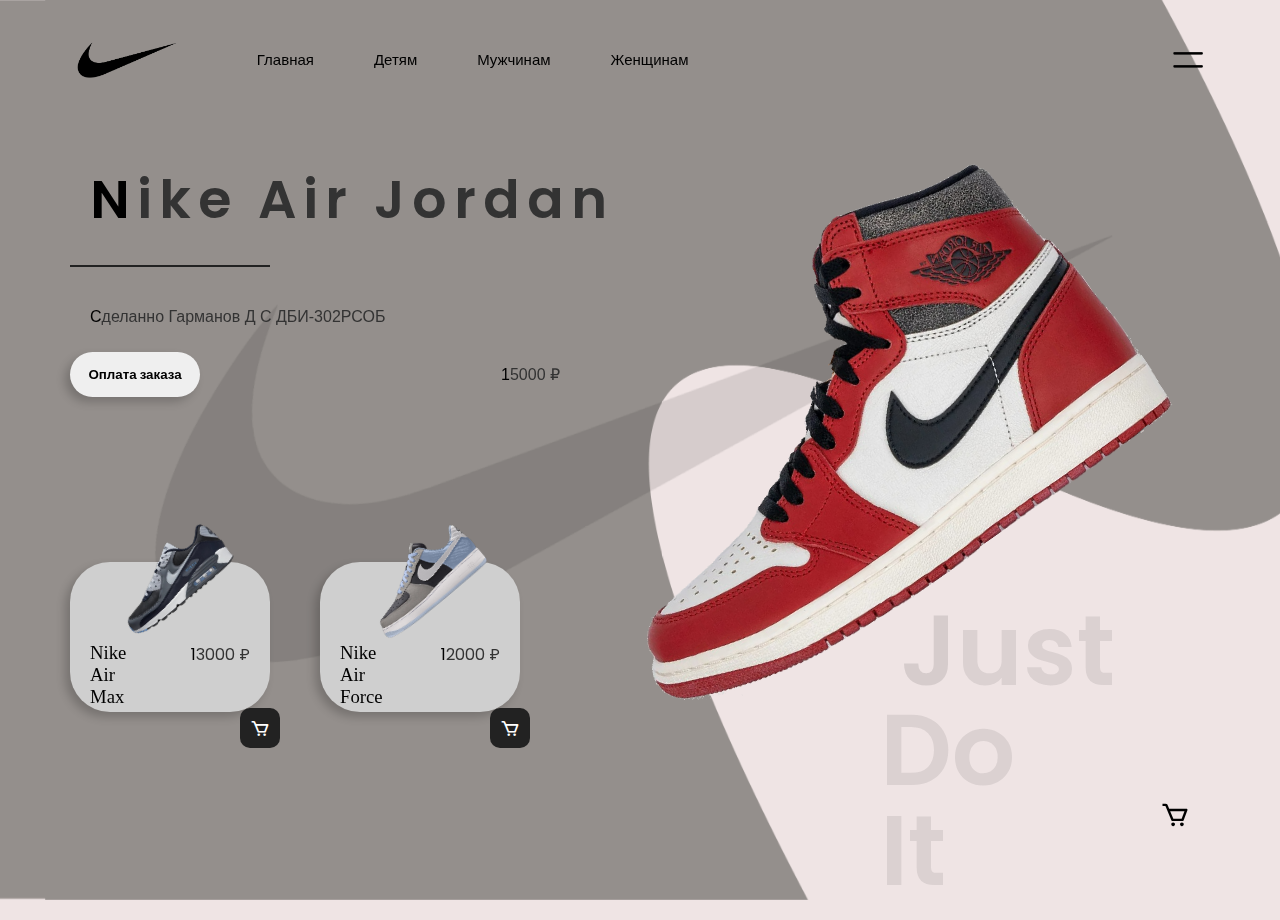
<file: index.html>
<!DOCTYPE html>
<html lang="ru">
<head>
    <meta charset="UTF-8">
    <meta name="viewport" content="width=device-width, initial-scale=1.0">
    <title>Nike Shoes страница Гарманов ДБИ-302РСОБ</title>
    <link href='https://unpkg.com/boxicons@2.1.4/css/boxicons.min.css' rel='stylesheet'>
    <link rel="stylesheet" href="style.css">
</head>
<body>
<div class="body_items">
    <div class="item_1">
        <img src="images/6.png" alt="">
    </div>
    <div class="item_2">
        <img src="images/logo.png" alt="">
    </div>
    <div class="just_do_it">
        <p>Just
            Do
            It
        </p>
    </div>
</div>
<div class="container">
    <nav>
        <div class="left_nav">
            <div class="nav_logo">
                <img src="images/logo.png" alt="">
            </div>
            <div class="nav_menu">
                <ul>
                    <li>
                        <a href="index.html" class="link">Главная</a>
                        <div class="link_border"></div>
                    </li>
                    <li>
                        <a href="kids.html" class="link">Детям</a>
                        <div class="link_border"></div>
                    </li>
                    <li>
                        <a href="mens.html" class="link">Мужчинам</a>
                        <div class="link_border"></div>
                    </li>
                    <li>
                        <a href="womens.html" class="link">Женщинам</a>
                        <div class="link_border"></div>
                    </li>

                </ul>
            </div>
        </div>
        <div class="right_nav">
            <div class="nav_cart_box">
                <i class="bx bx-cart"></i>
            </div>
            <div class="dropdown">
                <div class="menu_bars" onclick="myMenuFunction()">
                    <div class="menu_bars_btn">
                        <img src="images/bar.png" class="bar_1">
                        <img src="images/bar.png" class="bar_2">
                    </div>
                    <div class="nav_dropdown_menu" id="navDropdownMenu">
                        <ul>
                            <li>
                                <a href="#" class="link">Главная</a>
                                <div class="link_border"></div>
                            </li>
                            <li>
                                <a href="#" class="link">Для Детей</a>
                                <div class="link_border"></div>
                            </li>
                            <li>
                                <a href="#" class="link">Мужчинам</a>
                                <div class="link_border"></div>
                            </li>
                            <li>
                                <a href="#" class="link">Женское</a>
                                <div class="link_border"></div>
                            </li>
                        </ul>
                    </div>
                </div>
            </div>
        </div>
    </nav>
    <div class="main">
        <div class="left_col">
            <div class="shoe_title">
                <p>Nike Air Jordan</p>
            </div>
            <div class="line">
                <hr>
            </div>
            <div class="shoe_description">
                <p>Сделанно Гарманов Д С ДБИ-302РСОБ</p>
            </div>
            <div class="cart">
                <button class="cart_btn">Оплата заказа</button>
                <p class="price">15000 ₽</p>
            </div>

            <div class="shop_box">
                <div class="shop_item_container">
                    <div class="shoe_img_box">
                        <img src="images/2.png" class="shoe_img">
                    </div>
                    <div class="shoe_name_price">
                        <h3>Nike Air Max</h3>
                        <p>13000 ₽</p>
                    </div>
                    <div class="add_to_shop">
                        <i class="bx bx-cart"></i>
                    </div>
                </div>
                <div class="shop_item_container">
                    <div class="shoe_img_box">
                        <img src="images/3.png" class="shoe_img">
                    </div>
                    <div class="shoe_name_price">
                        <h3>Nike Air Force</h3>
                        <p>12000 ₽</p>
                    </div>
                    <div class="add_to_shop">
                        <i class="bx bx-cart"></i>
                    </div>
                </div>
            </div>
        </div>
        <div class="right_col">
            <img src="images/1.png" class="featured_img" alt="">
            <div class="shopping_cart_btn">
                <i class="bx bx-cart"></i>
            </div>
        </div>
    </div>
</div>


<script>


    function myMenuFunction() {
        var i = document.getElementById("navDropdownMenu");

        if(i.className === "nav_dropdown_menu") {
            i.className += " responsive";
        } else {
            i.className = "nav_dropdown_menu";
        }
    }

</script>

</body>
</html>
</file>
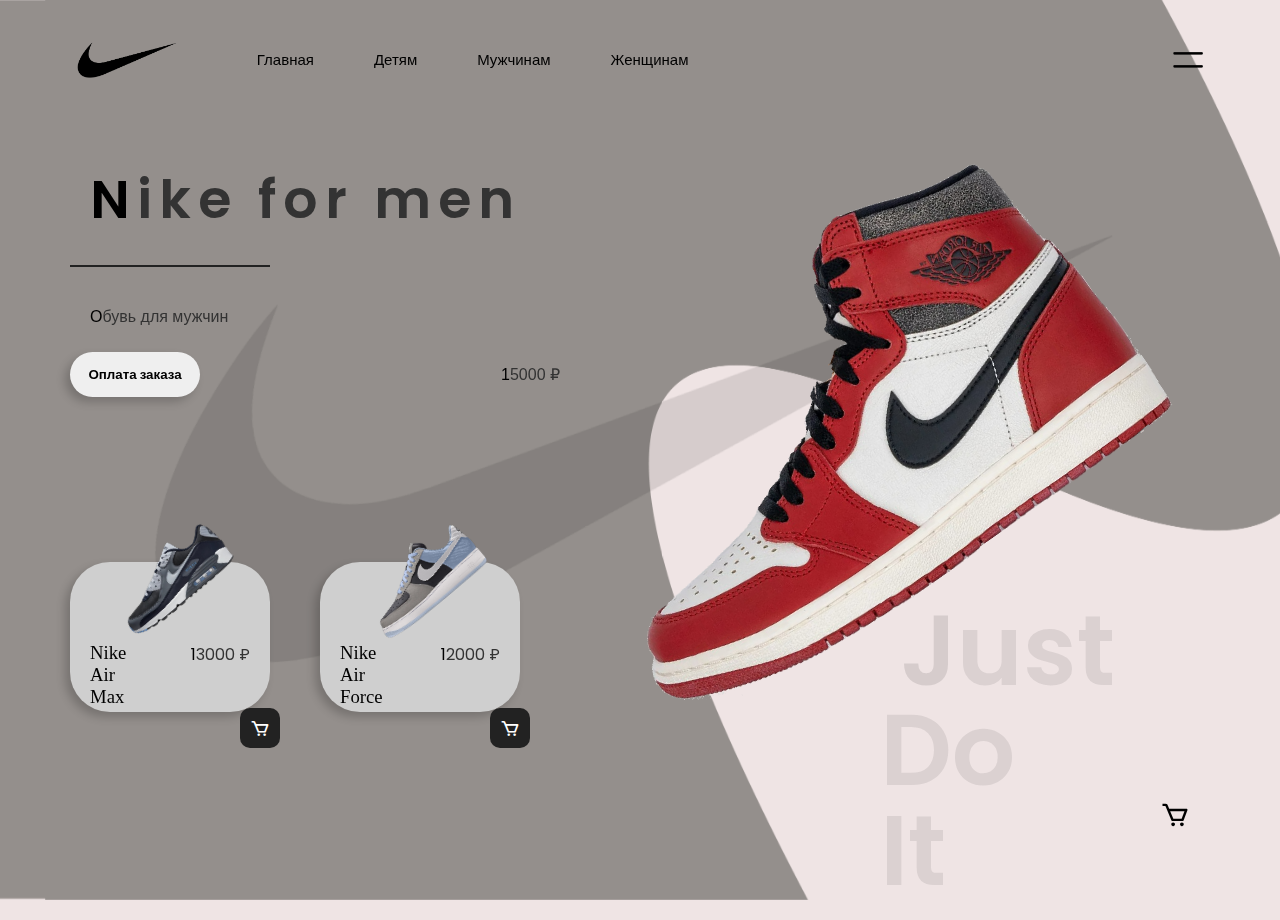
<file: mens.html>
<!DOCTYPE html>
<html lang="ru">
<head>
    <meta charset="UTF-8">
    <meta name="viewport" content="width=device-width, initial-scale=1.0">
    <title>Nike Shoes - Мужская коллекция</title>
    <link href="https://unpkg.com/boxicons@2.1.4/css/boxicons.min.css" rel="stylesheet">
    <link rel="stylesheet" href="style.css">
</head>
<body>
<div class="body_items">
    <div class="item_1">
        <img src="images/6.png" alt="">
    </div>
    <div class="item_2">
        <img src="images/logo.png" alt="">
    </div>
    <div class="just_do_it">
        <p>Just Do It</p>
    </div>
</div>
<div class="container">
    <nav>
        <div class="left_nav">
            <div class="nav_logo">
                <img src="images/logo.png" alt="">
            </div>
            <div class="nav_menu">
                <ul>
                    <li>
                        <a href="index.html" class="link">Главная</a>
                        <div class="link_border"></div>
                    </li>
                    <li>
                        <a href="kids.html" class="link">Детям</a>
                        <div class="link_border"></div>
                    </li>
                    <li>
                        <a href="mens.html" class="link">Мужчинам</a>
                        <div class="link_border"></div>
                    </li>
                    <li>
                        <a href="womens.html" class="link">Женщинам</a>
                        <div class="link_border"></div>
                    </li>
                </ul>
            </div>
        </div>
        <div class="right_nav">
            <div class="nav_cart_box">
                <i class="bx bx-cart"></i>
            </div>
            <div class="dropdown">
                <div class="menu_bars" onclick="myMenuFunction()">
                    <div class="menu_bars_btn">
                        <img src="images/bar.png" class="bar_1">
                        <img src="images/bar.png" class="bar_2">
                    </div>
                    <div class="nav_dropdown_menu" id="navDropdownMenu">
                        <ul>
                            <li>
                                <a href="index.html" class="link">Главная</a>
                                <div class="link_border"></div>
                            </li>
                            <li>
                                <a href="kids.html" class="link">Для Детей</a>
                                <div class="link_border"></div>
                            </li>
                            <li>
                                <a href="mens.html" class="link">Мужчинам</a>
                                <div class="link_border"></div>
                            </li>
                            <li>
                                <a href="womens.html" class="link">Женское</a>
                                <div class="link_border"></div>
                            </li>
                        </ul>
                    </div>
                </div>
            </div>
        </div>
    </nav>
    <div class="main">
        <div class="left_col">
            <div class="shoe_title">
                <p>Nike for men</p>
            </div>
            <div class="line">
                <hr>
            </div>
            <div class="shoe_description">
                <p>Обувь для мужчин</p>
            </div>
            <div class="cart">
                <button class="cart_btn">Оплата заказа</button>
                <p class="price">15000 ₽</p>
            </div>
            <div class="shop_box">
                <div class="shop_item_container">
                    <div class="shoe_img_box">
                        <img src="images/2.png" class="shoe_img" alt="Nike Air Max">
                    </div>
                    <div class="shoe_name_price">
                        <h3>Nike Air Max</h3>
                        <p>13000 ₽</p>
                    </div>
                    <div class="add_to_shop">
                        <i class="bx bx-cart"></i>
                    </div>
                </div>
                <div class="shop_item_container">
                    <div class="shoe_img_box">
                        <img src="images/3.png" class="shoe_img" alt="Nike Air Force">
                    </div>
                    <div class="shoe_name_price">
                        <h3>Nike Air Force</h3>
                        <p>12000 ₽</p>
                    </div>
                    <div class="add_to_shop">
                        <i class="bx bx-cart"></i>
                    </div>
                </div>
            </div>
        </div>
        <div class="right_col">
            <img src="images/1.png" class="featured_img" alt="Featured Nike Product">
            <div class="shopping_cart_btn">
                <i class="bx bx-cart"></i>
            </div>
        </div>
    </div>
</div>

<script>
    function myMenuFunction() {
        var i = document.getElementById("navDropdownMenu");
        if(i.className === "nav_dropdown_menu") {
            i.className += " responsive";
        } else {
            i.className = "nav_dropdown_menu";
        }
    }
</script>
</body>
</html>
</file>
<file: style.css>
/* Poppins Font*/
@import url('https://fonts.googleapis.com/css2?family=Poppins:wght@400;500;600;700&display=swap');

/* Общие настройки */
* {
    margin: 0;
    padding: 0;
    box-sizing: border-box;
    font-family: 'Poppins', sans-serif; /* Основное семейство шрифтов */
}

/* Настройки для body */
body {
    background-color: #efe4e4; /* Цвет фона */
    font-size: 16px; /* Размер шрифта по умолчанию */
    color: #000; /* Цвет шрифта по умолчанию */
}

/* Параметры для всех абзацев (p) */
p {
    text-align: justify; /* Выравнивание абзаца */
    text-indent: 20px; /* Отступ первой строки */
    font-size: 1rem; /* Размер шрифта для абзацев */
    color: #333; /* Цвет шрифта для абзацев */
}

p::first-letter {
    color: #000; /* Цвет первой буквы */
}

/* Стилизация ссылок */
a {
    color: #000; /* Цвет ссылки по умолчанию */
    text-decoration: none; /* Оформление ссылки без подчеркивания */
}

a:visited {
    color: #555; /* Цвет посещенной ссылки */
}

a:active {
    color: #ff0000; /* Цвет активной ссылки */
}

a:hover {
    color: #007bff; /* Цвет ссылки при наведении */
}

/* Остальные стили остаются без изменений */
nav {
    position: relative;
    display: flex;
    justify-content: space-between;
    align-items: center;
    padding: 0 6vw;
    height: 120px;
    line-height: 120px;
    z-index: 100;
}

.left_nav {
    display: flex;
    gap: 50px;
}
*{
    margin: 0;
    padding: 0;
    box-sizing: border-box;
    font-family: 'Poppins', sans-serif;
}
body{
    background: #efe4e4;
}
nav{
    position: relative;
    display: flex;
    justify-content: space-between;
    align-items: center;
    padding: 0 6vw;
    height: 120px;
    line-height: 120px;
    z-index: 100;
}
.left_nav{
    display: flex;
    gap: 50px;
}
.nav_logo{
    display: flex;
    align-items: center;
}
.nav_logo img{
    width: 100px;
}
.nav_menu ul{
    display: flex;
    flex-direction: row;
}
ul li{
    position: relative;
    list-style: none;
    margin: 0 30px;
}
.link{
    text-decoration: none;
    padding: 10px 0;
    color: #000;
    font-size: 15px;
    font-weight: 500;
}
.nav_menu .link_border{
    height: 1px;
    width: 0;
    position: absolute;
    bottom: 43px;
    left: 0;
    background: #000;
    transition: .4s ease-in-out;
}
.nav_menu ul li a:hover ~ .link_border{
    width: 30px;
}
.nav_dropdown_menu{
    display: none;
}
.right_nav{
    display: flex;
    gap: 50px;
}
.nav_cart_box{
    display: none;
}
.menu_bars{
    display: flex;
    align-items: center;
}
.menu_bars_btn{
    display: flex;
    flex-direction: column;
    gap: 10px;
    padding: 10px 0;
    cursor: pointer;
}
.menu_bars_btn img{
    width: 30px;
}
.bar_1, .bar_2{
    transition: .3s ease-in-out;
}
.menu_bars_btn:hover .bar_1{
    margin-left: 5px;
}
.menu_bars_btn:hover .bar_2{
    margin-right: 10px;
}

/* BODY ITEMS */
.item_1 img{
    position: fixed;
    top: 0;
    height: 100vh;
    z-index: 10;
}
.item_2 img{
    position: fixed;
    left: 50%;
    top: 50%;
    opacity: 0.1;
    transform: translate(-50%, -50%) rotate(-5deg);
    max-width: 1000px;
    width: 100%;
    z-index: 20;
}
.just_do_it p{
    position: absolute;
    top: 50%;
    right: 100px;
    transform: translate(-50%,50%);
    width: 200px;
    line-height: 100px;
    font-size: 100px;
    font-weight: 600;
    opacity: 0.1;
    z-index: 100;
}
.main{
    position: relative;
    display: flex;
    z-index: 100;
}
.left_col{
    width: 50%;
    padding-left: 70px;
    padding-top: 40px;
}
.left_col .shoe_title p{
    font-size: 4.2vw;
    font-weight: 600;
    letter-spacing: 7px;
}
.line hr{
    border: 1px solid #222;
    width: 200px;
    margin: 25px 0 35px 0;
}
.left_col .shoe_description p{
    font-family: 'Cascadia Code',sans-serif;
    font-weight: 300;
    line-height: 30px;
}
.cart{
    display: flex;
    justify-content: space-between;
    align-items: center;
    margin: 20px 80px 0 0;
}
.cart_btn{
    font-weight: 600;
    width: 130px;
    height: 45px;
    border-radius: 30px;
    border: none;
    box-shadow: -5px 5px 10px rgba(0,0,0,0.2);
    cursor: pointer;
}
.price{
    font-family: 'Cascadia Code',sans-serif;
    font-weight: 500;
}
.shop_box{
    display: flex;
    align-items: flex-end;
    gap: 50px;
    height: 100%;
    max-height: 35vh;
}
.shop_item_container{
    position: relative;
    background: #cfcfcf;
    width: 200px;
    height: 150px;
    border-radius: 40px;
    padding: 80px 20px 0 20px;
    box-shadow: -5px 5px 10px rgba(0,0,0,0.2);
    cursor: pointer;
}
.shoe_img_box .shoe_img{
    position: absolute;
    left: 50%;
    top: 10%;
    width: 130px;
    transform: translate(-50%, -50%) rotate(-40deg);
    transition: .3s ease-in-out;
}
.shoe_name_price{
    display: flex;
    justify-content: space-between;
}
.shoe_name_price h3{
    font-family: Impact;
    font-weight: 400;
    width: 60px;
}
.add_to_shop{
    display: flex;
    align-items: center;
    justify-content: center;
    width: 40px;
    height: 40px;
    background: #222;
    position: absolute;
    right:-10px;
    border-radius: 10px;
}
.add_to_shop i{
    font-size: 20px;
    color: #fff;
}
.shop_item_container:hover .shoe_img{
    top: 5%;
    transform: translate(-50%, -50%) rotate(-43deg);
}
.right_col{
    width: 50%;
    position: relative;
    height: 85vh;
}
.featured_img{
    position: absolute;
    top: 50%;
    left: 50%;
    width: 47vw;
    transform: translate(-70%, -70%) rotate(-35deg);
    animation: featuredImg 2s;
}
/* @keyframes featuredImg {
    0%{
        top: 0;
    }
    100%{
        top: 50%;
    }
} */
.shopping_cart_btn{
    position: absolute;
    right: 90px;
    bottom: 50px;
}
.shopping_cart_btn i{
    font-size: 30px;
    cursor: pointer;
}
@media only screen and (max-width: 755px) {
    nav{
        z-index: 200;
    }
    .nav_menu{
        display: none;
    }
    .nav_dropdown_menu.responsive{
        display: flex;
    }
    .dropdown{
        position: relative;
    }
    .nav_dropdown_menu{
        position: absolute;
        top: 50px;
        right: 0;
        display: none;
        justify-content: center;
        align-items: center;
        background: rgba(0, 0, 0, 0.1);
        width: 300px;
        height: 380px;
        backdrop-filter: blur(25px);
        box-shadow: 0px 5px 10px rgba(0,0,0,0.2);
        border-radius: 20px;
        transition: all .3s ease-in-out;
    }
    .nav_dropdown_menu ul li{
        line-height: 90px;
        margin: 0;
        text-align: center;
    }
    .dropdown:hover .bar_1{
        margin-left: 5px;
    }
    .dropdown:hover .bar_2{
        margin-right: 10px;
    }
    .main{
        flex-direction: column;
    }
    .left_col{
        width: 100%;
        padding: 0 8vw;
        order: 2;
    }
    .right_col{
        width: 100%;
        position: relative;
        height: 300px;
        order: 1;
    }
    .shop_box{
        margin: 60px 0;
    }
    .nav_cart_box{
        display: flex;
        align-items: center;
    }
    .nav_cart_box i{
        font-size: 30px;
        cursor: pointer;
    }
    .shopping_cart_btn{
        display: none;
    }
}
</file>
